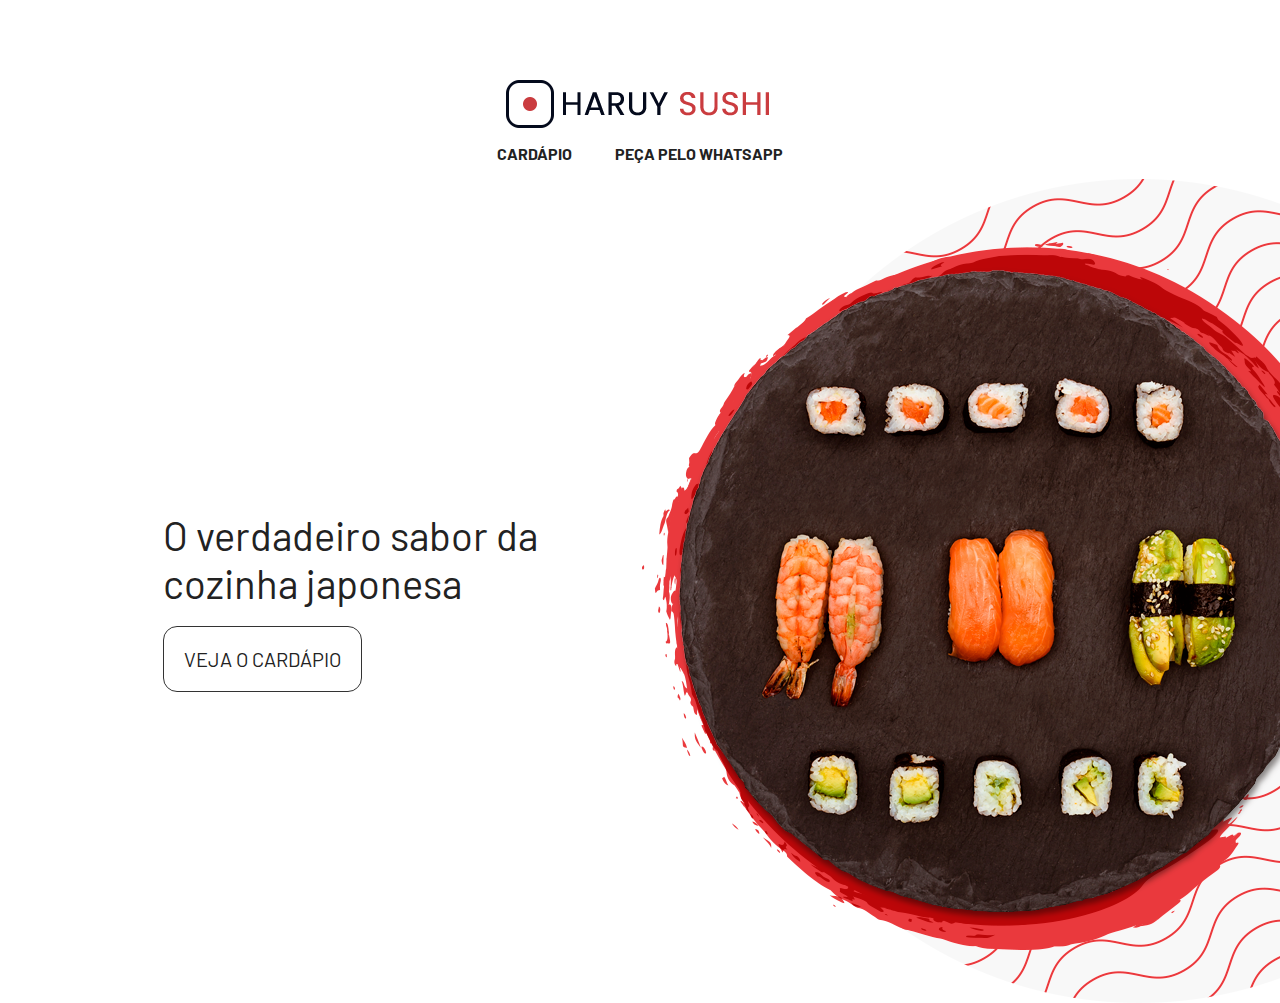
<file: index.html>
<html lang="pt-br">
<head>
    <meta charset="UTF-8">
    <meta name="viewport" content="width=device-width, initial-scale=1.0">
    <link rel="stylesheet" href="style.css">
    <title>Cardápio</title>
</head>
<body>
    <header class="header">
        <img src="./logo.png" alt="Logo Haruy Sushi">
        <nav class="menu">
            <ul class="menu-links">
                <li><a href="#cardapio">CARDÁPIO</a></li>
                <li><a href="https://wa.me/5515987654321" target="_blank">PEÇA PELO WHATSAPP</a></li>
            </ul>
        </nav>
    </header>

    <section class="banner">
        <div class="coluna">
            <p>O verdadeiro sabor da cozinha japonesa</p>
            <p><a class="botao" href="#cardapio">VEJA O CARDÁPIO</a></p>
        </div>
        <div class="coluna">
            <img src="./banner.png" alt="Prato">
        </div>
    </section>
    <body>
<html>
</file>
<file: style.css>
@import url('https://fonts.googleapis.com/css2?family=Barlow:ital,wght@0,100;0,200;0,300;0,400;0,500;0,600;0,700;0,800;0,900;1,100;1,200;1,300;1,400;1,500;1,600;1,700;1,800;1,900&display=swap');

body{
    color: #222222;
    margin: 0;
    font-family: "Barlow";
    width: 100%;
}

a{
    text-decoration: none;
    color: #222222;
}

a:hover{
    color: #ca3c3f;
}

.header{
    width: auto;
    text-align: center;
    padding: 0;
    margin-top: 80px;
}

.img{
    width: 90%;
}

.menu{
    width: auto;
    text-align: center;
    font-weight: bold;
}

.menu-links{
    list-style: none;
    padding: 0;
}

.menu-links li{
    display: inline-block;
    padding: 0px 20px;
}

.banner{
    width: 100%;
    text-align: center;
}

.coluna{
    width: 45%;
    display: inline-block;
    vertical-align: middle;
}

.banner p{
    font-size: 40px;
    text-align: left;
    padding-left: 100px;
    padding-right: 100px;
}

.botao{
    border: 1px solid #333333;
    border-radius: 14px;
    padding: 20px;
    font-size: 20px;
}

.cardapio{
    box-sizing: border-box;
    border-top: 1px dashed;
}
</file>
